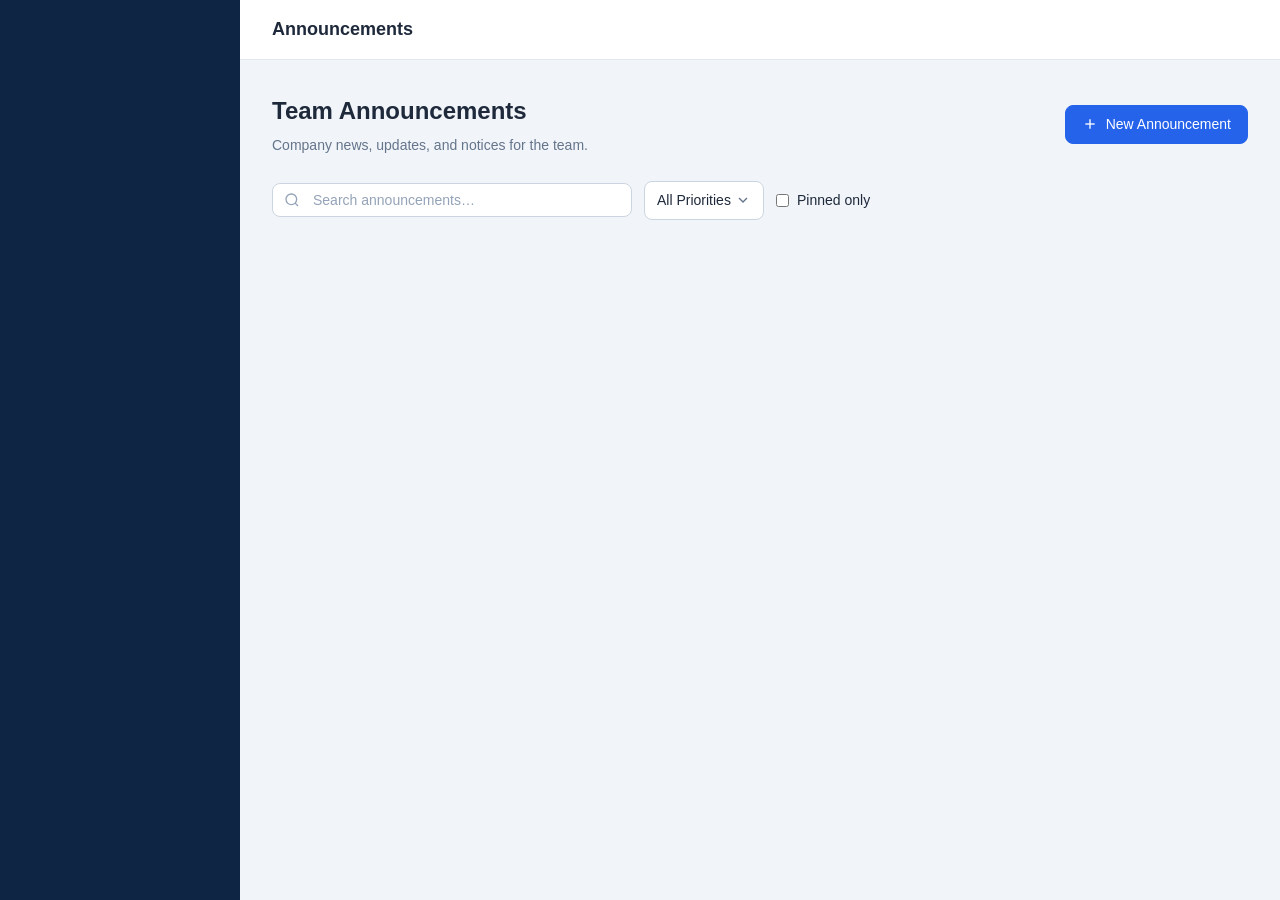
<file: announcements.html>
<!DOCTYPE html>
<html lang="en">
<head>
  <meta charset="UTF-8" />
  <meta name="viewport" content="width=device-width, initial-scale=1.0" />
  <title>Announcements — Seum OS</title>
  <link rel="stylesheet" href="css/main.css" />
  <style>
    .announcement-card {
      background: var(--surface);
      border: 1px solid var(--border);
      border-radius: var(--radius-lg);
      padding: var(--sp-5) var(--sp-6);
      margin-bottom: var(--sp-4);
      position: relative;
      transition: box-shadow var(--ease);
    }
    .announcement-card:hover { box-shadow: var(--shadow-md); }
    .announcement-card.pinned { border-left: 4px solid var(--danger); }

    .ann-header { display:flex; align-items:flex-start; justify-content:space-between; gap:var(--sp-3); margin-bottom:var(--sp-3); }
    .ann-title { font-size:var(--text-base); font-weight:700; }
    .ann-body { font-size:var(--text-sm); color:var(--text-muted); line-height:1.7; white-space:pre-wrap; }
    .ann-meta { margin-top:var(--sp-3); display:flex; align-items:center; gap:var(--sp-3); font-size:var(--text-xs); color:var(--text-faint); }
    .ann-actions { display:flex; gap:var(--sp-2); flex-shrink:0; }

    .pin-badge { display:inline-flex; align-items:center; gap:4px; font-size:10px; font-weight:600; color:var(--danger); text-transform:uppercase; letter-spacing:0.05em; }
  </style>
</head>
<body>
<div class="app-shell">
  <aside class="sidebar" id="sidebar"></aside>
  <div id="sidebarBackdrop" style="display:none;position:fixed;inset:0;background:rgba(0,0,0,0.4);z-index:99;"></div>

  <main class="main-content">
    <header class="topbar">
      <div class="topbar-left">
        <button class="mobile-menu-btn" id="mobileMenuBtn">
          <svg width="20" height="20" viewBox="0 0 24 24" fill="none" stroke="currentColor" stroke-width="2">
            <line x1="3" y1="12" x2="21" y2="12"/><line x1="3" y1="6" x2="21" y2="6"/><line x1="3" y1="18" x2="21" y2="18"/>
          </svg>
        </button>
        <span class="page-title">Announcements</span>
      </div>
    </header>

    <div class="page-content">
      <div class="page-header">
        <div>
          <h1>Team Announcements</h1>
          <p>Company news, updates, and notices for the team.</p>
        </div>
        <button class="btn btn-primary" id="addAnnBtn">
          <svg width="16" height="16" viewBox="0 0 24 24" fill="none" stroke="currentColor" stroke-width="2"><line x1="12" y1="5" x2="12" y2="19"/><line x1="5" y1="12" x2="19" y2="12"/></svg>
          New Announcement
        </button>
      </div>

      <div class="toolbar">
        <div class="search-box">
          <svg width="16" height="16" viewBox="0 0 24 24" fill="none" stroke="currentColor" stroke-width="2"><circle cx="11" cy="11" r="8"/><line x1="21" y1="21" x2="16.65" y2="16.65"/></svg>
          <input type="text" id="searchInput" placeholder="Search announcements…" />
        </div>
        <select class="form-control" id="priorityFilter" style="width:auto;">
          <option value="">All Priorities</option>
          <option value="high">High</option>
          <option value="normal">Normal</option>
          <option value="low">Low</option>
        </select>
        <label style="display:flex;align-items:center;gap:var(--sp-2);font-size:var(--text-sm);cursor:pointer;">
          <input type="checkbox" id="pinnedOnly" /> Pinned only
        </label>
      </div>

      <div id="announcementList"></div>
    </div>
  </main>
</div>

<!-- Modal -->
<div class="modal-backdrop" id="annModal">
  <div class="modal" style="max-width:600px;">
    <div class="modal-header">
      <span class="modal-title" id="modalTitle">New Announcement</span>
      <button class="modal-close" id="closeModal">
        <svg width="20" height="20" viewBox="0 0 24 24" fill="none" stroke="currentColor" stroke-width="2"><line x1="18" y1="6" x2="6" y2="18"/><line x1="6" y1="6" x2="18" y2="18"/></svg>
      </button>
    </div>
    <div class="modal-body">
      <form id="annForm" novalidate>
        <input type="hidden" id="annId" />
        <div class="form-group">
          <label class="form-label" for="aTitle">Title *</label>
          <input class="form-control" id="aTitle" type="text" placeholder="Announcement title" required />
        </div>
        <div class="form-group">
          <label class="form-label" for="aContent">Content *</label>
          <textarea class="form-control" id="aContent" placeholder="Write the full announcement here…" style="min-height:140px;" required></textarea>
        </div>
        <div class="form-row">
          <div class="form-group">
            <label class="form-label" for="aPriority">Priority</label>
            <select class="form-control" id="aPriority">
              <option value="normal">Normal</option>
              <option value="high">High</option>
              <option value="low">Low</option>
            </select>
          </div>
          <div class="form-group" style="justify-content:flex-end;">
            <label class="form-label">&nbsp;</label>
            <label style="display:flex;align-items:center;gap:var(--sp-2);font-size:var(--text-sm);cursor:pointer;margin-top:var(--sp-1);">
              <input type="checkbox" id="aPinned" /> Pin this announcement
            </label>
          </div>
        </div>
      </form>
    </div>
    <div class="modal-footer">
      <button class="btn btn-secondary" id="cancelModal">Cancel</button>
      <button class="btn btn-primary" id="saveAnn">Publish</button>
    </div>
  </div>
</div>

<script src="js/auth.js"></script>
<script src="js/storage.js"></script>
<script src="js/nav.js"></script>
<script src="js/announcements.js"></script>
</body>
</html>
</file>
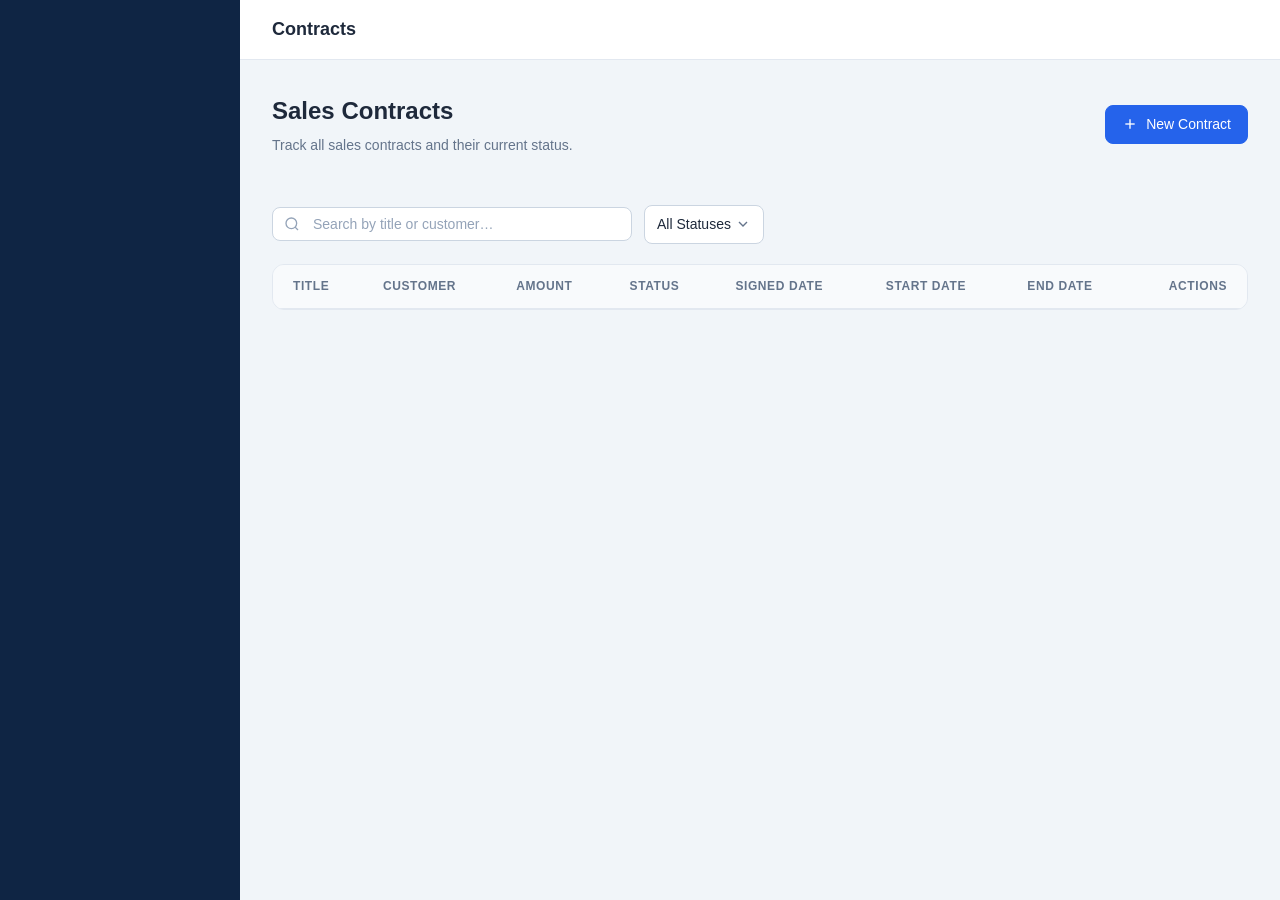
<file: contracts.html>
<!DOCTYPE html>
<html lang="en">
<head>
  <meta charset="UTF-8" />
  <meta name="viewport" content="width=device-width, initial-scale=1.0" />
  <title>Contracts — Seum OS</title>
  <link rel="stylesheet" href="css/main.css" />
</head>
<body>
<div class="app-shell">
  <aside class="sidebar" id="sidebar"></aside>
  <div id="sidebarBackdrop" style="display:none;position:fixed;inset:0;background:rgba(0,0,0,0.4);z-index:99;"></div>

  <main class="main-content">
    <header class="topbar">
      <div class="topbar-left">
        <button class="mobile-menu-btn" id="mobileMenuBtn">
          <svg width="20" height="20" viewBox="0 0 24 24" fill="none" stroke="currentColor" stroke-width="2">
            <line x1="3" y1="12" x2="21" y2="12"/><line x1="3" y1="6" x2="21" y2="6"/><line x1="3" y1="18" x2="21" y2="18"/>
          </svg>
        </button>
        <span class="page-title">Contracts</span>
      </div>
    </header>

    <div class="page-content">
      <div class="page-header">
        <div>
          <h1>Sales Contracts</h1>
          <p>Track all sales contracts and their current status.</p>
        </div>
        <button class="btn btn-primary" id="addContractBtn">
          <svg width="16" height="16" viewBox="0 0 24 24" fill="none" stroke="currentColor" stroke-width="2"><line x1="12" y1="5" x2="12" y2="19"/><line x1="5" y1="12" x2="19" y2="12"/></svg>
          New Contract
        </button>
      </div>

      <!-- Stats -->
      <div class="stats-grid mb-6" id="contractStats"></div>

      <div class="toolbar">
        <div class="search-box">
          <svg width="16" height="16" viewBox="0 0 24 24" fill="none" stroke="currentColor" stroke-width="2"><circle cx="11" cy="11" r="8"/><line x1="21" y1="21" x2="16.65" y2="16.65"/></svg>
          <input type="text" id="searchInput" placeholder="Search by title or customer…" />
        </div>
        <select class="form-control" id="statusFilter" style="width:auto;">
          <option value="">All Statuses</option>
          <option value="draft">Draft</option>
          <option value="signed">Signed</option>
          <option value="completed">Completed</option>
          <option value="cancelled">Cancelled</option>
        </select>
      </div>

      <div class="table-wrapper">
        <table>
          <thead>
            <tr>
              <th>Title</th>
              <th>Customer</th>
              <th>Amount</th>
              <th>Status</th>
              <th>Signed Date</th>
              <th>Start Date</th>
              <th>End Date</th>
              <th style="text-align:right;">Actions</th>
            </tr>
          </thead>
          <tbody id="contractsBody"></tbody>
        </table>
      </div>
    </div>
  </main>
</div>

<!-- Modal -->
<div class="modal-backdrop" id="contractModal">
  <div class="modal">
    <div class="modal-header">
      <span class="modal-title" id="modalTitle">New Contract</span>
      <button class="modal-close" id="closeModal">
        <svg width="20" height="20" viewBox="0 0 24 24" fill="none" stroke="currentColor" stroke-width="2"><line x1="18" y1="6" x2="6" y2="18"/><line x1="6" y1="6" x2="18" y2="18"/></svg>
      </button>
    </div>
    <div class="modal-body">
      <form id="contractForm" novalidate>
        <input type="hidden" id="contractId" />
        <div class="form-group">
          <label class="form-label" for="ctTitle">Contract Title *</label>
          <input class="form-control" id="ctTitle" type="text" placeholder="e.g. 강남구 인테리어 계약" required />
        </div>
        <div class="form-row">
          <div class="form-group">
            <label class="form-label" for="ctCustomerName">Customer Name *</label>
            <input class="form-control" id="ctCustomerName" type="text" placeholder="Customer name" required />
          </div>
          <div class="form-group">
            <label class="form-label" for="ctAmount">Amount (₩) *</label>
            <input class="form-control" id="ctAmount" type="number" placeholder="0" min="0" required />
          </div>
        </div>
        <div class="form-row">
          <div class="form-group">
            <label class="form-label" for="ctStatus">Status</label>
            <select class="form-control" id="ctStatus">
              <option value="draft">Draft</option>
              <option value="signed">Signed</option>
              <option value="completed">Completed</option>
              <option value="cancelled">Cancelled</option>
            </select>
          </div>
          <div class="form-group">
            <label class="form-label" for="ctSignedDate">Signed Date</label>
            <input class="form-control" id="ctSignedDate" type="date" />
          </div>
        </div>
        <div class="form-row">
          <div class="form-group">
            <label class="form-label" for="ctStartDate">Start Date</label>
            <input class="form-control" id="ctStartDate" type="date" />
          </div>
          <div class="form-group">
            <label class="form-label" for="ctEndDate">End Date</label>
            <input class="form-control" id="ctEndDate" type="date" />
          </div>
        </div>
        <div class="form-group">
          <label class="form-label" for="ctNotes">Notes</label>
          <textarea class="form-control" id="ctNotes" placeholder="Contract details or special terms…"></textarea>
        </div>
      </form>
    </div>
    <div class="modal-footer">
      <button class="btn btn-secondary" id="cancelModal">Cancel</button>
      <button class="btn btn-primary" id="saveContract">Save Contract</button>
    </div>
  </div>
</div>

<script src="js/auth.js"></script>
<script src="js/storage.js"></script>
<script src="js/nav.js"></script>
<script src="js/contracts.js"></script>
</body>
</html>
</file>
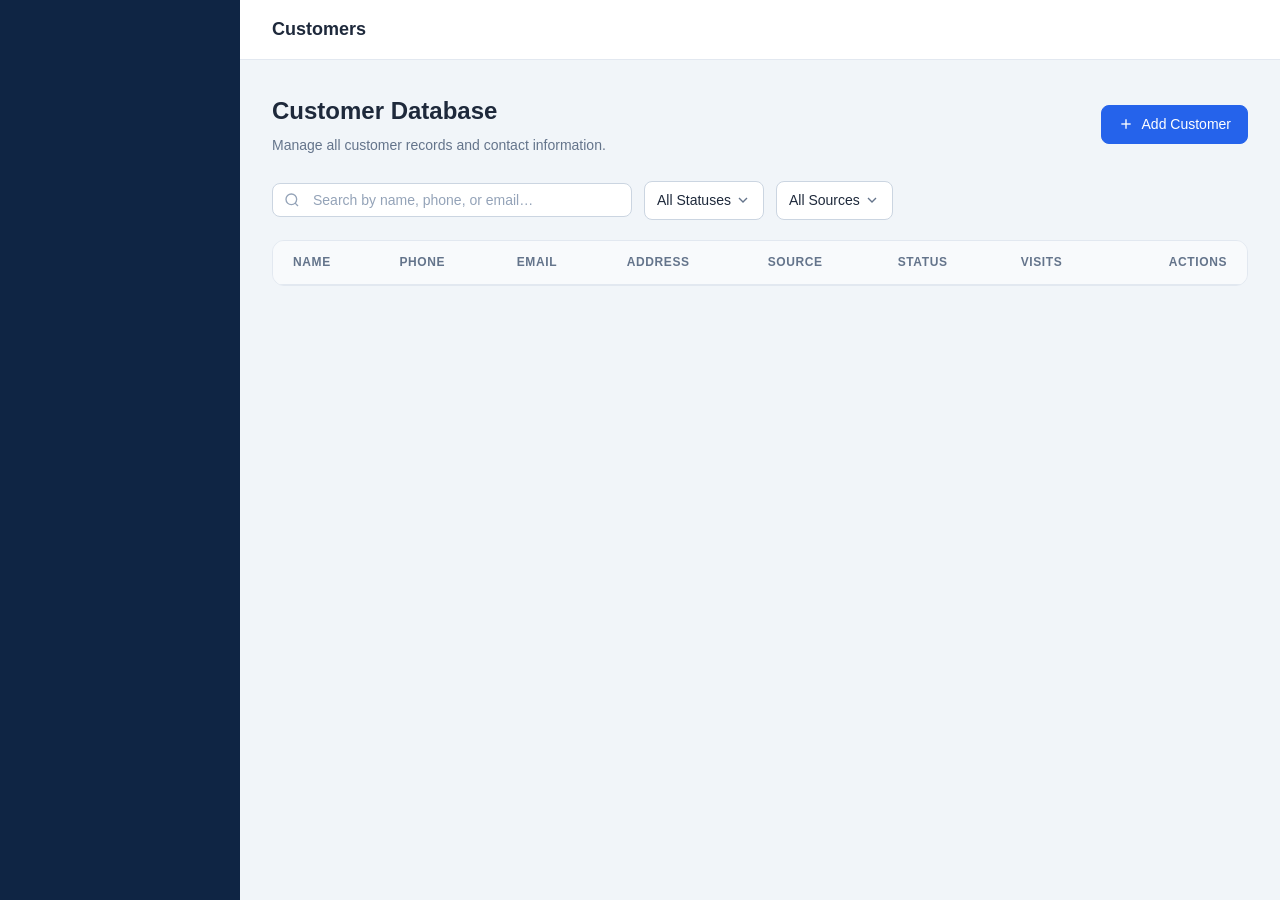
<file: customers.html>
<!DOCTYPE html>
<html lang="en">
<head>
  <meta charset="UTF-8" />
  <meta name="viewport" content="width=device-width, initial-scale=1.0" />
  <title>Customers — Seum OS</title>
  <link rel="stylesheet" href="css/main.css" />
</head>
<body>
<div class="app-shell">
  <aside class="sidebar" id="sidebar"></aside>
  <div id="sidebarBackdrop" style="display:none;position:fixed;inset:0;background:rgba(0,0,0,0.4);z-index:99;"></div>

  <main class="main-content">
    <header class="topbar">
      <div class="topbar-left">
        <button class="mobile-menu-btn" id="mobileMenuBtn">
          <svg width="20" height="20" viewBox="0 0 24 24" fill="none" stroke="currentColor" stroke-width="2">
            <line x1="3" y1="12" x2="21" y2="12"/><line x1="3" y1="6" x2="21" y2="6"/><line x1="3" y1="18" x2="21" y2="18"/>
          </svg>
        </button>
        <span class="page-title">Customers</span>
      </div>
    </header>

    <div class="page-content">
      <div class="page-header">
        <div>
          <h1>Customer Database</h1>
          <p>Manage all customer records and contact information.</p>
        </div>
        <button class="btn btn-primary" id="addCustomerBtn">
          <svg width="16" height="16" viewBox="0 0 24 24" fill="none" stroke="currentColor" stroke-width="2"><line x1="12" y1="5" x2="12" y2="19"/><line x1="5" y1="12" x2="19" y2="12"/></svg>
          Add Customer
        </button>
      </div>

      <div class="toolbar">
        <div class="search-box">
          <svg width="16" height="16" viewBox="0 0 24 24" fill="none" stroke="currentColor" stroke-width="2"><circle cx="11" cy="11" r="8"/><line x1="21" y1="21" x2="16.65" y2="16.65"/></svg>
          <input type="text" id="searchInput" placeholder="Search by name, phone, or email…" />
        </div>
        <select class="form-control" id="statusFilter" style="width:auto;">
          <option value="">All Statuses</option>
          <option value="active">Active</option>
          <option value="inactive">Inactive</option>
        </select>
        <select class="form-control" id="sourceFilter" style="width:auto;">
          <option value="">All Sources</option>
          <option value="walk-in">Walk-in</option>
          <option value="referral">Referral</option>
          <option value="online">Online</option>
          <option value="other">Other</option>
        </select>
      </div>

      <div class="table-wrapper">
        <table>
          <thead>
            <tr>
              <th>Name</th>
              <th>Phone</th>
              <th>Email</th>
              <th>Address</th>
              <th>Source</th>
              <th>Status</th>
              <th>Visits</th>
              <th style="text-align:right;">Actions</th>
            </tr>
          </thead>
          <tbody id="customersBody"></tbody>
        </table>
      </div>
    </div>
  </main>
</div>

<!-- Add/Edit Customer Modal -->
<div class="modal-backdrop" id="customerModal">
  <div class="modal">
    <div class="modal-header">
      <span class="modal-title" id="modalTitle">Add Customer</span>
      <button class="modal-close" id="closeModal">
        <svg width="20" height="20" viewBox="0 0 24 24" fill="none" stroke="currentColor" stroke-width="2"><line x1="18" y1="6" x2="6" y2="18"/><line x1="6" y1="6" x2="18" y2="18"/></svg>
      </button>
    </div>
    <div class="modal-body">
      <form id="customerForm" novalidate>
        <input type="hidden" id="customerId" />
        <div class="form-row">
          <div class="form-group">
            <label class="form-label" for="cName">Full Name *</label>
            <input class="form-control" id="cName" type="text" placeholder="홍길동" required />
          </div>
          <div class="form-group">
            <label class="form-label" for="cPhone">Phone *</label>
            <input class="form-control" id="cPhone" type="tel" placeholder="010-0000-0000" required />
          </div>
        </div>
        <div class="form-row">
          <div class="form-group">
            <label class="form-label" for="cEmail">Email</label>
            <input class="form-control" id="cEmail" type="email" placeholder="email@example.com" />
          </div>
          <div class="form-group">
            <label class="form-label" for="cSource">Source</label>
            <select class="form-control" id="cSource">
              <option value="walk-in">Walk-in</option>
              <option value="referral">Referral</option>
              <option value="online">Online</option>
              <option value="other">Other</option>
            </select>
          </div>
        </div>
        <div class="form-group">
          <label class="form-label" for="cAddress">Address</label>
          <input class="form-control" id="cAddress" type="text" placeholder="서울시 강남구…" />
        </div>
        <div class="form-row">
          <div class="form-group">
            <label class="form-label" for="cStatus">Status</label>
            <select class="form-control" id="cStatus">
              <option value="active">Active</option>
              <option value="inactive">Inactive</option>
            </select>
          </div>
        </div>
        <div class="form-group">
          <label class="form-label" for="cNotes">Notes</label>
          <textarea class="form-control" id="cNotes" placeholder="Any important details about this customer…"></textarea>
        </div>
      </form>
    </div>
    <div class="modal-footer">
      <button class="btn btn-secondary" id="cancelModal">Cancel</button>
      <button class="btn btn-primary" id="saveCustomer">Save Customer</button>
    </div>
  </div>
</div>

<script src="js/auth.js"></script>
<script src="js/storage.js"></script>
<script src="js/nav.js"></script>
<script src="js/customers.js"></script>
</body>
</html>
</file>
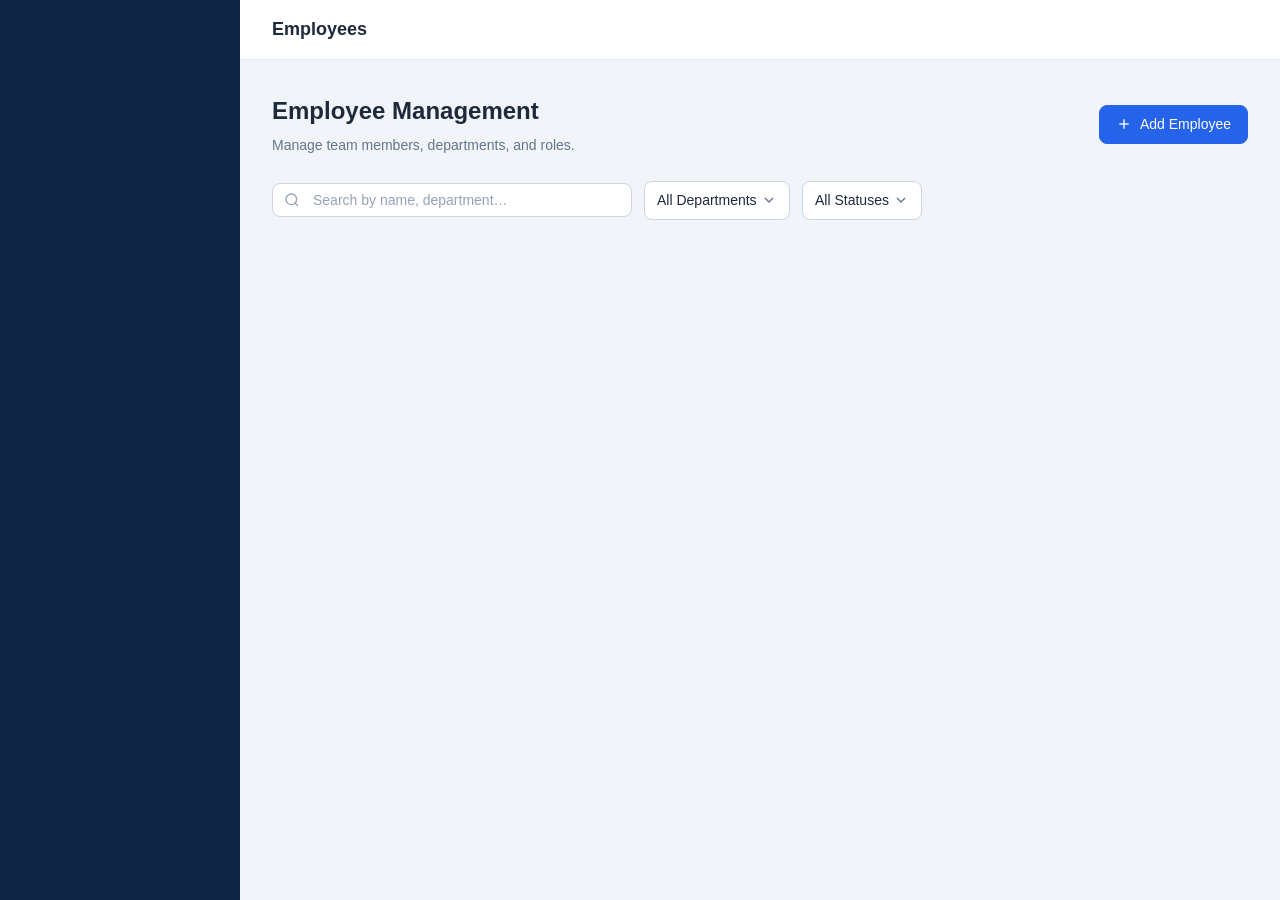
<file: employees.html>
<!DOCTYPE html>
<html lang="en">
<head>
  <meta charset="UTF-8" />
  <meta name="viewport" content="width=device-width, initial-scale=1.0" />
  <title>Employees — Seum OS</title>
  <link rel="stylesheet" href="css/main.css" />
</head>
<body>
<div class="app-shell">
  <aside class="sidebar" id="sidebar"></aside>
  <div id="sidebarBackdrop" style="display:none;position:fixed;inset:0;background:rgba(0,0,0,0.4);z-index:99;"></div>

  <main class="main-content">
    <header class="topbar">
      <div class="topbar-left">
        <button class="mobile-menu-btn" id="mobileMenuBtn">
          <svg width="20" height="20" viewBox="0 0 24 24" fill="none" stroke="currentColor" stroke-width="2">
            <line x1="3" y1="12" x2="21" y2="12"/><line x1="3" y1="6" x2="21" y2="6"/><line x1="3" y1="18" x2="21" y2="18"/>
          </svg>
        </button>
        <span class="page-title">Employees</span>
      </div>
    </header>

    <div class="page-content">
      <div class="page-header">
        <div>
          <h1>Employee Management</h1>
          <p>Manage team members, departments, and roles.</p>
        </div>
        <button class="btn btn-primary" id="addEmployeeBtn">
          <svg width="16" height="16" viewBox="0 0 24 24" fill="none" stroke="currentColor" stroke-width="2"><line x1="12" y1="5" x2="12" y2="19"/><line x1="5" y1="12" x2="19" y2="12"/></svg>
          Add Employee
        </button>
      </div>

      <div class="toolbar">
        <div class="search-box">
          <svg width="16" height="16" viewBox="0 0 24 24" fill="none" stroke="currentColor" stroke-width="2"><circle cx="11" cy="11" r="8"/><line x1="21" y1="21" x2="16.65" y2="16.65"/></svg>
          <input type="text" id="searchInput" placeholder="Search by name, department…" />
        </div>
        <select class="form-control" id="deptFilter" style="width:auto;">
          <option value="">All Departments</option>
          <option value="Sales">Sales</option>
          <option value="Design">Design</option>
          <option value="Operations">Operations</option>
          <option value="Management">Management</option>
        </select>
        <select class="form-control" id="statusFilter" style="width:auto;">
          <option value="">All Statuses</option>
          <option value="active">Active</option>
          <option value="inactive">Inactive</option>
        </select>
      </div>

      <!-- Employee Cards Grid -->
      <div id="employeeGrid" style="display:grid;grid-template-columns:repeat(auto-fill,minmax(260px,1fr));gap:var(--sp-5);"></div>
    </div>
  </main>
</div>

<!-- Modal -->
<div class="modal-backdrop" id="employeeModal">
  <div class="modal">
    <div class="modal-header">
      <span class="modal-title" id="modalTitle">Add Employee</span>
      <button class="modal-close" id="closeModal">
        <svg width="20" height="20" viewBox="0 0 24 24" fill="none" stroke="currentColor" stroke-width="2"><line x1="18" y1="6" x2="6" y2="18"/><line x1="6" y1="6" x2="18" y2="18"/></svg>
      </button>
    </div>
    <div class="modal-body">
      <form id="employeeForm" novalidate>
        <input type="hidden" id="employeeId" />
        <div class="form-row">
          <div class="form-group">
            <label class="form-label" for="eName">Full Name *</label>
            <input class="form-control" id="eName" type="text" placeholder="Full name" required />
          </div>
          <div class="form-group">
            <label class="form-label" for="eEmail">Email *</label>
            <input class="form-control" id="eEmail" type="email" placeholder="name@seumhousing.com" required />
          </div>
        </div>
        <div class="form-row">
          <div class="form-group">
            <label class="form-label" for="ePhone">Phone</label>
            <input class="form-control" id="ePhone" type="tel" placeholder="010-0000-0000" />
          </div>
          <div class="form-group">
            <label class="form-label" for="eDept">Department</label>
            <select class="form-control" id="eDept">
              <option value="Sales">Sales</option>
              <option value="Design">Design</option>
              <option value="Operations">Operations</option>
              <option value="Management">Management</option>
            </select>
          </div>
        </div>
        <div class="form-row">
          <div class="form-group">
            <label class="form-label" for="ePosition">Position</label>
            <input class="form-control" id="ePosition" type="text" placeholder="e.g. Senior Designer" />
          </div>
          <div class="form-group">
            <label class="form-label" for="eHireDate">Hire Date</label>
            <input class="form-control" id="eHireDate" type="date" />
          </div>
        </div>
        <div class="form-group">
          <label class="form-label" for="eStatus">Status</label>
          <select class="form-control" id="eStatus">
            <option value="active">Active</option>
            <option value="inactive">Inactive</option>
          </select>
        </div>
      </form>
    </div>
    <div class="modal-footer">
      <button class="btn btn-secondary" id="cancelModal">Cancel</button>
      <button class="btn btn-primary" id="saveEmployee">Save Employee</button>
    </div>
  </div>
</div>

<script src="js/auth.js"></script>
<script src="js/storage.js"></script>
<script src="js/nav.js"></script>
<script src="js/employees.js"></script>
</body>
</html>
</file>
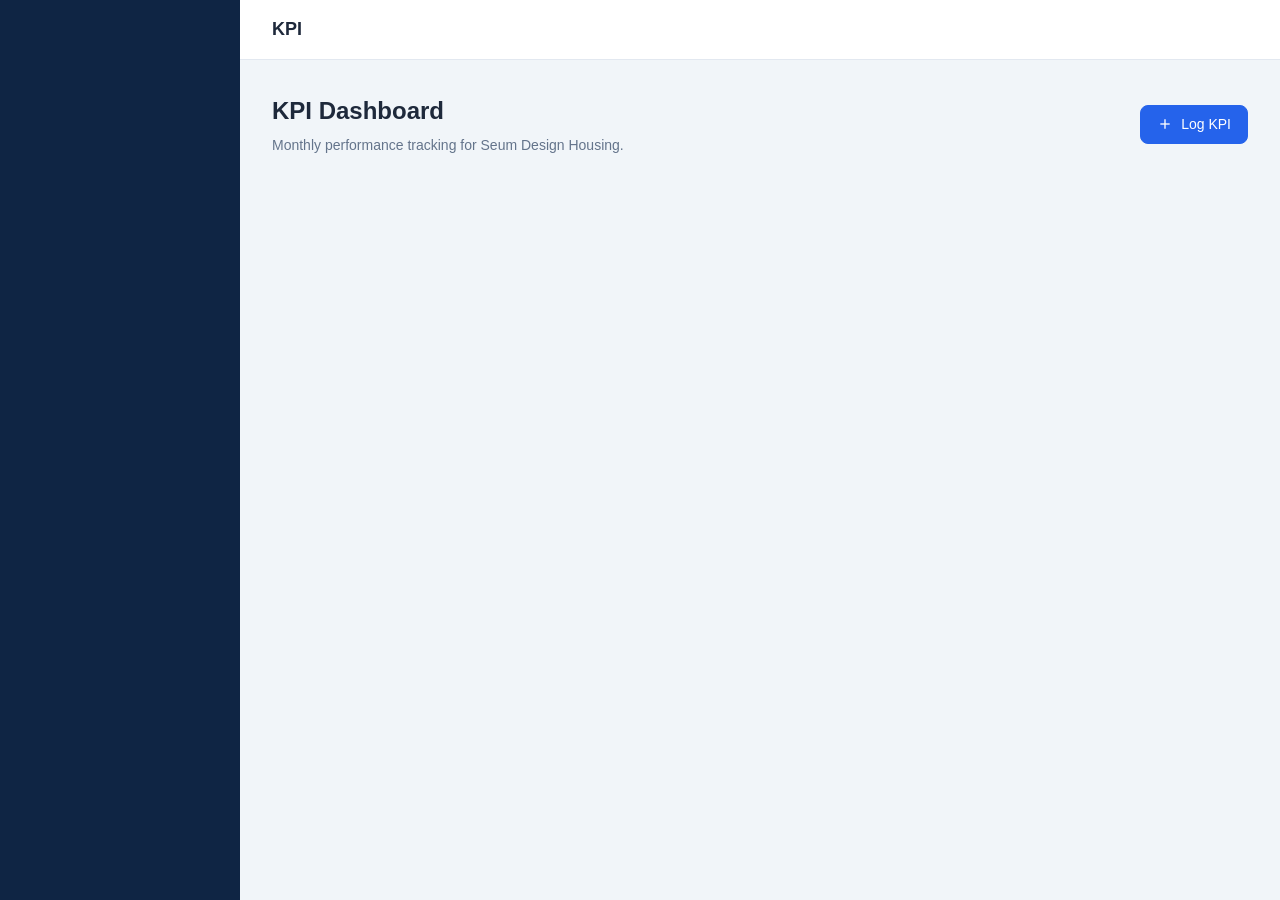
<file: kpi.html>
<!DOCTYPE html>
<html lang="en">
<head>
  <meta charset="UTF-8" />
  <meta name="viewport" content="width=device-width, initial-scale=1.0" />
  <title>KPI — Seum OS</title>
  <link rel="stylesheet" href="css/main.css" />
  <style>
    .kpi-month-card {
      background: var(--surface);
      border: 1px solid var(--border);
      border-radius: var(--radius-lg);
      overflow: hidden;
      margin-bottom: var(--sp-5);
    }

    .kpi-month-header {
      display: flex;
      align-items: center;
      justify-content: space-between;
      padding: var(--sp-4) var(--sp-6);
      background: var(--surface-2);
      border-bottom: 1px solid var(--border);
    }

    .kpi-month-title {
      font-size: var(--text-base);
      font-weight: 700;
    }

    .kpi-month-body {
      padding: var(--sp-5) var(--sp-6);
    }

    .kpi-metrics {
      display: grid;
      grid-template-columns: repeat(auto-fill, minmax(180px, 1fr));
      gap: var(--sp-4);
      margin-bottom: var(--sp-5);
    }

    .kpi-metric {
      display: flex;
      flex-direction: column;
      gap: var(--sp-1);
    }

    .kpi-metric-label {
      font-size: var(--text-xs);
      font-weight: 600;
      text-transform: uppercase;
      letter-spacing: 0.05em;
      color: var(--text-muted);
    }

    .kpi-metric-value {
      font-size: var(--text-xl);
      font-weight: 700;
    }

    .kpi-metric-target {
      font-size: var(--text-xs);
      color: var(--text-faint);
    }

    .kpi-bars {
      display: flex;
      flex-direction: column;
      gap: var(--sp-3);
    }

    .kpi-bar-row {
      display: grid;
      grid-template-columns: 120px 1fr 60px;
      align-items: center;
      gap: var(--sp-3);
    }

    .kpi-bar-label { font-size: var(--text-sm); font-weight: 500; }
    .kpi-bar-pct { font-size: var(--text-sm); font-weight: 600; text-align: right; }

    .achievement-badge {
      display: inline-flex;
      align-items: center;
      gap: 4px;
      font-size: var(--text-xs);
      font-weight: 600;
      padding: 2px 10px;
      border-radius: 999px;
    }
  </style>
</head>
<body>
<div class="app-shell">
  <aside class="sidebar" id="sidebar"></aside>
  <div id="sidebarBackdrop" style="display:none;position:fixed;inset:0;background:rgba(0,0,0,0.4);z-index:99;"></div>

  <main class="main-content">
    <header class="topbar">
      <div class="topbar-left">
        <button class="mobile-menu-btn" id="mobileMenuBtn">
          <svg width="20" height="20" viewBox="0 0 24 24" fill="none" stroke="currentColor" stroke-width="2">
            <line x1="3" y1="12" x2="21" y2="12"/><line x1="3" y1="6" x2="21" y2="6"/><line x1="3" y1="18" x2="21" y2="18"/>
          </svg>
        </button>
        <span class="page-title">KPI</span>
      </div>
    </header>

    <div class="page-content">
      <div class="page-header">
        <div>
          <h1>KPI Dashboard</h1>
          <p>Monthly performance tracking for Seum Design Housing.</p>
        </div>
        <button class="btn btn-primary" id="addKpiBtn">
          <svg width="16" height="16" viewBox="0 0 24 24" fill="none" stroke="currentColor" stroke-width="2"><line x1="12" y1="5" x2="12" y2="19"/><line x1="5" y1="12" x2="19" y2="12"/></svg>
          Log KPI
        </button>
      </div>

      <div id="kpiList"></div>
    </div>
  </main>
</div>

<!-- Modal -->
<div class="modal-backdrop" id="kpiModal">
  <div class="modal">
    <div class="modal-header">
      <span class="modal-title" id="modalTitle">Log Monthly KPI</span>
      <button class="modal-close" id="closeModal">
        <svg width="20" height="20" viewBox="0 0 24 24" fill="none" stroke="currentColor" stroke-width="2"><line x1="18" y1="6" x2="6" y2="18"/><line x1="6" y1="6" x2="18" y2="18"/></svg>
      </button>
    </div>
    <div class="modal-body">
      <form id="kpiForm" novalidate>
        <input type="hidden" id="kpiId" />
        <div class="form-row">
          <div class="form-group">
            <label class="form-label" for="kMonth">Month *</label>
            <input class="form-control" id="kMonth" type="month" required />
          </div>
          <div class="form-group">
            <label class="form-label" for="kVisits">Showroom Visits</label>
            <input class="form-control" id="kVisits" type="number" min="0" placeholder="0" />
          </div>
        </div>
        <div class="form-row">
          <div class="form-group">
            <label class="form-label" for="kContracts">Contracts Signed</label>
            <input class="form-control" id="kContracts" type="number" min="0" placeholder="0" />
          </div>
          <div class="form-group">
            <label class="form-label" for="kTargetContracts">Target Contracts</label>
            <input class="form-control" id="kTargetContracts" type="number" min="0" placeholder="8" />
          </div>
        </div>
        <div class="form-row">
          <div class="form-group">
            <label class="form-label" for="kRevenue">Revenue (₩)</label>
            <input class="form-control" id="kRevenue" type="number" min="0" placeholder="0" />
          </div>
          <div class="form-group">
            <label class="form-label" for="kTargetRevenue">Revenue Target (₩)</label>
            <input class="form-control" id="kTargetRevenue" type="number" min="0" placeholder="50000000" />
          </div>
        </div>
        <div class="form-group">
          <label class="form-label" for="kNotes">Notes</label>
          <textarea class="form-control" id="kNotes" placeholder="Any comments about this month's performance…"></textarea>
        </div>
      </form>
    </div>
    <div class="modal-footer">
      <button class="btn btn-secondary" id="cancelModal">Cancel</button>
      <button class="btn btn-primary" id="saveKpi">Save KPI</button>
    </div>
  </div>
</div>

<script src="js/auth.js"></script>
<script src="js/storage.js"></script>
<script src="js/nav.js"></script>
<script src="js/kpi.js"></script>
</body>
</html>
</file>
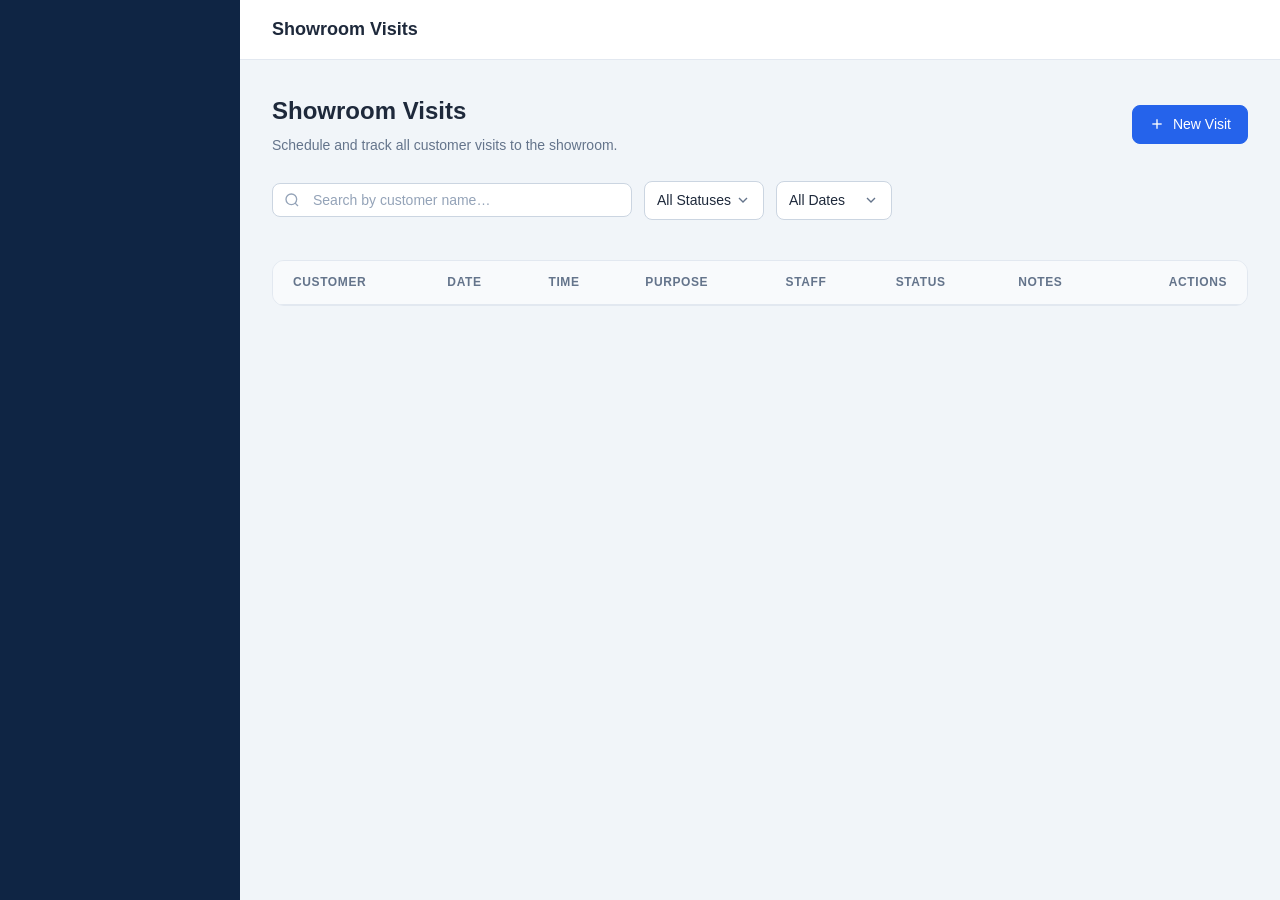
<file: visits.html>
<!DOCTYPE html>
<html lang="en">
<head>
  <meta charset="UTF-8" />
  <meta name="viewport" content="width=device-width, initial-scale=1.0" />
  <title>Showroom Visits — Seum OS</title>
  <link rel="stylesheet" href="css/main.css" />
</head>
<body>
<div class="app-shell">
  <aside class="sidebar" id="sidebar"></aside>
  <div id="sidebarBackdrop" style="display:none;position:fixed;inset:0;background:rgba(0,0,0,0.4);z-index:99;"></div>

  <main class="main-content">
    <header class="topbar">
      <div class="topbar-left">
        <button class="mobile-menu-btn" id="mobileMenuBtn">
          <svg width="20" height="20" viewBox="0 0 24 24" fill="none" stroke="currentColor" stroke-width="2">
            <line x1="3" y1="12" x2="21" y2="12"/><line x1="3" y1="6" x2="21" y2="6"/><line x1="3" y1="18" x2="21" y2="18"/>
          </svg>
        </button>
        <span class="page-title">Showroom Visits</span>
      </div>
    </header>

    <div class="page-content">
      <div class="page-header">
        <div>
          <h1>Showroom Visits</h1>
          <p>Schedule and track all customer visits to the showroom.</p>
        </div>
        <button class="btn btn-primary" id="addVisitBtn">
          <svg width="16" height="16" viewBox="0 0 24 24" fill="none" stroke="currentColor" stroke-width="2"><line x1="12" y1="5" x2="12" y2="19"/><line x1="5" y1="12" x2="19" y2="12"/></svg>
          New Visit
        </button>
      </div>

      <!-- Toolbar -->
      <div class="toolbar">
        <div class="search-box">
          <svg width="16" height="16" viewBox="0 0 24 24" fill="none" stroke="currentColor" stroke-width="2"><circle cx="11" cy="11" r="8"/><line x1="21" y1="21" x2="16.65" y2="16.65"/></svg>
          <input type="text" id="searchInput" placeholder="Search by customer name…" />
        </div>
        <select class="form-control" id="statusFilter" style="width:auto;">
          <option value="">All Statuses</option>
          <option value="scheduled">Scheduled</option>
          <option value="completed">Completed</option>
          <option value="cancelled">Cancelled</option>
        </select>
        <select class="form-control" id="dateFilter" style="width:auto;">
          <option value="">All Dates</option>
          <option value="today">Today</option>
          <option value="week">This Week</option>
          <option value="month">This Month</option>
        </select>
      </div>

      <!-- Stats Row -->
      <div class="stats-grid" style="margin-bottom:var(--sp-5);" id="visitStats"></div>

      <!-- Table -->
      <div class="table-wrapper" id="tableWrap">
        <table id="visitsTable">
          <thead>
            <tr>
              <th>Customer</th>
              <th>Date</th>
              <th>Time</th>
              <th>Purpose</th>
              <th>Staff</th>
              <th>Status</th>
              <th>Notes</th>
              <th style="text-align:right;">Actions</th>
            </tr>
          </thead>
          <tbody id="visitsBody"></tbody>
        </table>
      </div>
    </div>
  </main>
</div>

<!-- Add/Edit Visit Modal -->
<div class="modal-backdrop" id="visitModal">
  <div class="modal">
    <div class="modal-header">
      <span class="modal-title" id="modalTitle">New Visit</span>
      <button class="modal-close" id="closeModal">
        <svg width="20" height="20" viewBox="0 0 24 24" fill="none" stroke="currentColor" stroke-width="2"><line x1="18" y1="6" x2="6" y2="18"/><line x1="6" y1="6" x2="18" y2="18"/></svg>
      </button>
    </div>
    <div class="modal-body">
      <form id="visitForm" novalidate>
        <input type="hidden" id="visitId" />
        <div class="form-row">
          <div class="form-group">
            <label class="form-label" for="vCustomerName">Customer Name *</label>
            <input class="form-control" id="vCustomerName" type="text" placeholder="Full name" required />
          </div>
          <div class="form-group">
            <label class="form-label" for="vDate">Date *</label>
            <input class="form-control" id="vDate" type="date" required />
          </div>
        </div>
        <div class="form-row">
          <div class="form-group">
            <label class="form-label" for="vTime">Time *</label>
            <input class="form-control" id="vTime" type="time" required />
          </div>
          <div class="form-group">
            <label class="form-label" for="vPurpose">Purpose</label>
            <select class="form-control" id="vPurpose">
              <option value="consultation">Consultation</option>
              <option value="purchase">Purchase Discussion</option>
              <option value="follow-up">Follow-up</option>
              <option value="other">Other</option>
            </select>
          </div>
        </div>
        <div class="form-row">
          <div class="form-group">
            <label class="form-label" for="vStaff">Assigned Staff</label>
            <input class="form-control" id="vStaff" type="text" placeholder="Staff member name" />
          </div>
          <div class="form-group">
            <label class="form-label" for="vStatus">Status</label>
            <select class="form-control" id="vStatus">
              <option value="scheduled">Scheduled</option>
              <option value="completed">Completed</option>
              <option value="cancelled">Cancelled</option>
            </select>
          </div>
        </div>
        <div class="form-group">
          <label class="form-label" for="vNotes">Notes</label>
          <textarea class="form-control" id="vNotes" placeholder="Any additional details…" style="min-height:80px;"></textarea>
        </div>
      </form>
    </div>
    <div class="modal-footer">
      <button class="btn btn-secondary" id="cancelModal">Cancel</button>
      <button class="btn btn-primary" id="saveVisit">Save Visit</button>
    </div>
  </div>
</div>

<script src="js/auth.js"></script>
<script src="js/storage.js"></script>
<script src="js/nav.js"></script>
<script src="js/visits.js"></script>
</body>
</html>
</file>
<file: css/main.css>
/* =========================================================
   SEUM OS — Design System & Global Styles
   Company: Seum Design Housing
   ========================================================= */

/* ── CSS Custom Properties ─────────────────────────────── */
:root {
  /* Brand Colors */
  --primary:        #1e3a5f;
  --primary-light:  #2563eb;
  --primary-hover:  #1d4ed8;
  --accent:         #3b82f6;
  --accent-soft:    #eff6ff;

  /* Status Colors */
  --success:        #10b981;
  --success-soft:   #ecfdf5;
  --warning:        #f59e0b;
  --warning-soft:   #fffbeb;
  --danger:         #ef4444;
  --danger-soft:    #fef2f2;
  --info:           #06b6d4;
  --info-soft:      #ecfeff;

  /* Neutral Palette */
  --bg:             #f1f5f9;
  --surface:        #ffffff;
  --surface-2:      #f8fafc;
  --border:         #e2e8f0;
  --border-strong:  #cbd5e1;
  --text:           #1e293b;
  --text-muted:     #64748b;
  --text-faint:     #94a3b8;

  /* Sidebar */
  --sidebar-w:      240px;
  --sidebar-bg:     #0f2544;
  --sidebar-text:   #94a3b8;
  --sidebar-active: #3b82f6;
  --sidebar-hover:  rgba(255,255,255,0.07);

  /* Spacing Scale */
  --sp-1: 0.25rem;
  --sp-2: 0.5rem;
  --sp-3: 0.75rem;
  --sp-4: 1rem;
  --sp-5: 1.25rem;
  --sp-6: 1.5rem;
  --sp-8: 2rem;
  --sp-10: 2.5rem;
  --sp-12: 3rem;

  /* Typography */
  --font-sans: -apple-system, BlinkMacSystemFont, 'Segoe UI', Roboto, Oxygen, Ubuntu, sans-serif;
  --font-mono: 'SFMono-Regular', Consolas, 'Liberation Mono', Menlo, monospace;
  --text-xs:   0.75rem;
  --text-sm:   0.875rem;
  --text-base: 1rem;
  --text-lg:   1.125rem;
  --text-xl:   1.25rem;
  --text-2xl:  1.5rem;
  --text-3xl:  1.875rem;

  /* Borders & Shadows */
  --radius-sm:  0.375rem;
  --radius-md:  0.5rem;
  --radius-lg:  0.75rem;
  --radius-xl:  1rem;
  --shadow-sm:  0 1px 2px 0 rgb(0 0 0 / 0.05);
  --shadow-md:  0 4px 6px -1px rgb(0 0 0 / 0.07), 0 2px 4px -2px rgb(0 0 0 / 0.07);
  --shadow-lg:  0 10px 15px -3px rgb(0 0 0 / 0.08), 0 4px 6px -4px rgb(0 0 0 / 0.08);

  /* Transitions */
  --ease: 0.18s ease;
}

/* ── Reset ──────────────────────────────────────────────── */
*, *::before, *::after { box-sizing: border-box; margin: 0; padding: 0; }

html { font-size: 16px; scroll-behavior: smooth; }

body {
  font-family: var(--font-sans);
  font-size: var(--text-base);
  color: var(--text);
  background: var(--bg);
  line-height: 1.6;
  -webkit-font-smoothing: antialiased;
}

a { color: var(--accent); text-decoration: none; }
a:hover { text-decoration: underline; }

img { display: block; max-width: 100%; }

button { cursor: pointer; font-family: inherit; }

ul { list-style: none; }

/* ── App Shell (Sidebar Layout) ─────────────────────────── */
.app-shell {
  display: flex;
  min-height: 100vh;
}

/* ── Sidebar ────────────────────────────────────────────── */
.sidebar {
  width: var(--sidebar-w);
  background: var(--sidebar-bg);
  display: flex;
  flex-direction: column;
  position: fixed;
  top: 0;
  left: 0;
  height: 100vh;
  z-index: 100;
  transition: transform var(--ease);
  overflow-y: auto;
}

.sidebar-brand {
  display: flex;
  align-items: center;
  gap: var(--sp-3);
  padding: var(--sp-6) var(--sp-5);
  border-bottom: 1px solid rgba(255,255,255,0.07);
}

.brand-logo {
  width: 36px;
  height: 36px;
  background: var(--accent);
  border-radius: var(--radius-md);
  display: flex;
  align-items: center;
  justify-content: center;
  font-weight: 700;
  font-size: var(--text-sm);
  color: #fff;
  flex-shrink: 0;
}

.brand-name {
  font-size: var(--text-sm);
  font-weight: 700;
  color: #fff;
  letter-spacing: 0.02em;
}

.brand-sub {
  font-size: 10px;
  color: var(--sidebar-text);
  letter-spacing: 0.04em;
  text-transform: uppercase;
}

.sidebar-section {
  padding: var(--sp-4) 0 var(--sp-2);
}

.sidebar-label {
  padding: 0 var(--sp-5) var(--sp-2);
  font-size: 10px;
  font-weight: 600;
  letter-spacing: 0.08em;
  text-transform: uppercase;
  color: rgba(148,163,184,0.55);
}

.sidebar-nav a {
  display: flex;
  align-items: center;
  gap: var(--sp-3);
  padding: var(--sp-3) var(--sp-5);
  color: var(--sidebar-text);
  font-size: var(--text-sm);
  font-weight: 500;
  border-radius: 0;
  transition: all var(--ease);
  text-decoration: none;
  position: relative;
}

.sidebar-nav a:hover {
  background: var(--sidebar-hover);
  color: #fff;
}

.sidebar-nav a.active {
  color: #fff;
  background: rgba(59,130,246,0.15);
}

.sidebar-nav a.active::before {
  content: '';
  position: absolute;
  left: 0;
  top: 0;
  bottom: 0;
  width: 3px;
  background: var(--sidebar-active);
  border-radius: 0 2px 2px 0;
}

.sidebar-nav .nav-icon {
  width: 18px;
  height: 18px;
  flex-shrink: 0;
  opacity: 0.75;
}

.sidebar-nav a.active .nav-icon,
.sidebar-nav a:hover .nav-icon { opacity: 1; }

.sidebar-footer {
  margin-top: auto;
  padding: var(--sp-4) var(--sp-5);
  border-top: 1px solid rgba(255,255,255,0.07);
}

.user-pill {
  display: flex;
  align-items: center;
  gap: var(--sp-3);
}

.user-avatar {
  width: 32px;
  height: 32px;
  background: var(--accent);
  border-radius: 50%;
  display: flex;
  align-items: center;
  justify-content: center;
  font-size: var(--text-xs);
  font-weight: 700;
  color: #fff;
  flex-shrink: 0;
}

.user-info { flex: 1; min-width: 0; }
.user-name {
  font-size: var(--text-xs);
  font-weight: 600;
  color: #fff;
  white-space: nowrap;
  overflow: hidden;
  text-overflow: ellipsis;
}
.user-role {
  font-size: 10px;
  color: var(--sidebar-text);
  text-transform: capitalize;
}

.btn-logout {
  background: none;
  border: none;
  color: var(--sidebar-text);
  padding: var(--sp-1);
  display: flex;
  border-radius: var(--radius-sm);
  transition: color var(--ease);
}
.btn-logout:hover { color: var(--danger); }

/* ── Main Content Area ──────────────────────────────────── */
.main-content {
  margin-left: var(--sidebar-w);
  flex: 1;
  display: flex;
  flex-direction: column;
  min-height: 100vh;
}

/* ── Top Bar ────────────────────────────────────────────── */
.topbar {
  height: 60px;
  background: var(--surface);
  border-bottom: 1px solid var(--border);
  display: flex;
  align-items: center;
  justify-content: space-between;
  padding: 0 var(--sp-8);
  position: sticky;
  top: 0;
  z-index: 50;
}

.topbar-left {
  display: flex;
  align-items: center;
  gap: var(--sp-4);
}

.page-title {
  font-size: var(--text-lg);
  font-weight: 600;
  color: var(--text);
}

.breadcrumb {
  display: flex;
  align-items: center;
  gap: var(--sp-2);
  font-size: var(--text-sm);
  color: var(--text-muted);
}

.topbar-right {
  display: flex;
  align-items: center;
  gap: var(--sp-3);
}

/* ── Page Content ───────────────────────────────────────── */
.page-content {
  padding: var(--sp-8);
  flex: 1;
}

.page-header {
  display: flex;
  align-items: center;
  justify-content: space-between;
  margin-bottom: var(--sp-6);
  gap: var(--sp-4);
}

.page-header h1 {
  font-size: var(--text-2xl);
  font-weight: 700;
  color: var(--text);
}

.page-header p {
  font-size: var(--text-sm);
  color: var(--text-muted);
  margin-top: var(--sp-1);
}

/* ── Cards ──────────────────────────────────────────────── */
.card {
  background: var(--surface);
  border: 1px solid var(--border);
  border-radius: var(--radius-lg);
  box-shadow: var(--shadow-sm);
}

.card-header {
  padding: var(--sp-5) var(--sp-6);
  border-bottom: 1px solid var(--border);
  display: flex;
  align-items: center;
  justify-content: space-between;
  gap: var(--sp-3);
}

.card-title {
  font-size: var(--text-base);
  font-weight: 600;
  color: var(--text);
}

.card-body {
  padding: var(--sp-6);
}

.card-footer {
  padding: var(--sp-4) var(--sp-6);
  border-top: 1px solid var(--border);
  background: var(--surface-2);
  border-radius: 0 0 var(--radius-lg) var(--radius-lg);
}

/* ── Stat Cards ─────────────────────────────────────────── */
.stats-grid {
  display: grid;
  grid-template-columns: repeat(auto-fill, minmax(200px, 1fr));
  gap: var(--sp-5);
  margin-bottom: var(--sp-6);
}

.stat-card {
  background: var(--surface);
  border: 1px solid var(--border);
  border-radius: var(--radius-lg);
  padding: var(--sp-5) var(--sp-6);
  box-shadow: var(--shadow-sm);
  display: flex;
  flex-direction: column;
  gap: var(--sp-3);
}

.stat-card-header {
  display: flex;
  align-items: center;
  justify-content: space-between;
}

.stat-label {
  font-size: var(--text-xs);
  font-weight: 600;
  text-transform: uppercase;
  letter-spacing: 0.05em;
  color: var(--text-muted);
}

.stat-icon {
  width: 36px;
  height: 36px;
  border-radius: var(--radius-md);
  display: flex;
  align-items: center;
  justify-content: center;
}

.stat-value {
  font-size: var(--text-3xl);
  font-weight: 700;
  color: var(--text);
  line-height: 1;
}

.stat-change {
  font-size: var(--text-xs);
  font-weight: 500;
  display: flex;
  align-items: center;
  gap: var(--sp-1);
}
.stat-change.up { color: var(--success); }
.stat-change.down { color: var(--danger); }

/* ── Buttons ────────────────────────────────────────────── */
.btn {
  display: inline-flex;
  align-items: center;
  justify-content: center;
  gap: var(--sp-2);
  padding: var(--sp-2) var(--sp-4);
  font-size: var(--text-sm);
  font-weight: 500;
  border-radius: var(--radius-md);
  border: 1px solid transparent;
  transition: all var(--ease);
  white-space: nowrap;
  line-height: 1.5;
}

.btn-sm { padding: var(--sp-1) var(--sp-3); font-size: var(--text-xs); }
.btn-lg { padding: var(--sp-3) var(--sp-6); font-size: var(--text-base); }

.btn-primary {
  background: var(--primary-light);
  color: #fff;
  border-color: var(--primary-light);
}
.btn-primary:hover { background: var(--primary-hover); border-color: var(--primary-hover); }

.btn-secondary {
  background: var(--surface);
  color: var(--text);
  border-color: var(--border-strong);
}
.btn-secondary:hover { background: var(--surface-2); }

.btn-danger {
  background: var(--danger);
  color: #fff;
  border-color: var(--danger);
}
.btn-danger:hover { background: #dc2626; }

.btn-success {
  background: var(--success);
  color: #fff;
  border-color: var(--success);
}

.btn-ghost {
  background: transparent;
  color: var(--text-muted);
  border-color: transparent;
}
.btn-ghost:hover { background: var(--surface-2); color: var(--text); }

.btn-icon {
  width: 36px;
  height: 36px;
  padding: 0;
  border-radius: var(--radius-md);
}

/* ── Forms ──────────────────────────────────────────────── */
.form-group {
  display: flex;
  flex-direction: column;
  gap: var(--sp-1);
  margin-bottom: var(--sp-4);
}

.form-label {
  font-size: var(--text-sm);
  font-weight: 500;
  color: var(--text);
}

.form-control {
  width: 100%;
  padding: var(--sp-2) var(--sp-3);
  font-size: var(--text-sm);
  font-family: inherit;
  color: var(--text);
  background: var(--surface);
  border: 1px solid var(--border-strong);
  border-radius: var(--radius-md);
  transition: border-color var(--ease), box-shadow var(--ease);
  line-height: 1.5;
}

.form-control:focus {
  outline: none;
  border-color: var(--accent);
  box-shadow: 0 0 0 3px rgba(59,130,246,0.12);
}

.form-control::placeholder { color: var(--text-faint); }

select.form-control { appearance: none; background-image: url("data:image/svg+xml,%3Csvg xmlns='http://www.w3.org/2000/svg' width='16' height='16' viewBox='0 0 24 24' fill='none' stroke='%2364748b' stroke-width='2'%3E%3Cpath d='M6 9l6 6 6-6'/%3E%3C/svg%3E"); background-repeat: no-repeat; background-position: right var(--sp-3) center; padding-right: var(--sp-8); }

textarea.form-control { resize: vertical; min-height: 100px; }

.form-hint { font-size: var(--text-xs); color: var(--text-muted); }
.form-error { font-size: var(--text-xs); color: var(--danger); }

.form-row {
  display: grid;
  grid-template-columns: 1fr 1fr;
  gap: var(--sp-4);
}

/* ── Tables ─────────────────────────────────────────────── */
.table-wrapper {
  overflow-x: auto;
  border-radius: var(--radius-lg);
  border: 1px solid var(--border);
}

table {
  width: 100%;
  border-collapse: collapse;
  font-size: var(--text-sm);
}

thead {
  background: var(--surface-2);
  border-bottom: 1px solid var(--border);
}

thead th {
  padding: var(--sp-3) var(--sp-5);
  text-align: left;
  font-size: var(--text-xs);
  font-weight: 600;
  text-transform: uppercase;
  letter-spacing: 0.05em;
  color: var(--text-muted);
  white-space: nowrap;
}

tbody tr {
  border-bottom: 1px solid var(--border);
  transition: background var(--ease);
}
tbody tr:last-child { border-bottom: none; }
tbody tr:hover { background: var(--surface-2); }

tbody td {
  padding: var(--sp-4) var(--sp-5);
  color: var(--text);
  vertical-align: middle;
}

.table-actions {
  display: flex;
  gap: var(--sp-2);
  justify-content: flex-end;
}

/* ── Badges & Tags ──────────────────────────────────────── */
.badge {
  display: inline-flex;
  align-items: center;
  padding: 2px var(--sp-2);
  font-size: 11px;
  font-weight: 600;
  border-radius: 999px;
  white-space: nowrap;
}

.badge-success { background: var(--success-soft); color: var(--success); }
.badge-warning { background: var(--warning-soft); color: var(--warning); }
.badge-danger  { background: var(--danger-soft);  color: var(--danger); }
.badge-info    { background: var(--info-soft);    color: var(--info); }
.badge-primary { background: var(--accent-soft);  color: var(--primary-light); }
.badge-neutral { background: var(--bg); color: var(--text-muted); border: 1px solid var(--border); }

/* ── Search & Filters Bar ───────────────────────────────── */
.toolbar {
  display: flex;
  align-items: center;
  gap: var(--sp-3);
  margin-bottom: var(--sp-5);
  flex-wrap: wrap;
}

.search-box {
  position: relative;
  flex: 1;
  min-width: 200px;
  max-width: 360px;
}

.search-box svg {
  position: absolute;
  left: var(--sp-3);
  top: 50%;
  transform: translateY(-50%);
  color: var(--text-faint);
  pointer-events: none;
}

.search-box input {
  width: 100%;
  padding: var(--sp-2) var(--sp-3) var(--sp-2) calc(var(--sp-3) + 20px + var(--sp-2));
  font-size: var(--text-sm);
  font-family: inherit;
  color: var(--text);
  background: var(--surface);
  border: 1px solid var(--border-strong);
  border-radius: var(--radius-md);
  transition: border-color var(--ease), box-shadow var(--ease);
}

.search-box input:focus {
  outline: none;
  border-color: var(--accent);
  box-shadow: 0 0 0 3px rgba(59,130,246,0.12);
}

.search-box input::placeholder { color: var(--text-faint); }

/* ── Modal ──────────────────────────────────────────────── */
.modal-backdrop {
  position: fixed;
  inset: 0;
  background: rgba(0,0,0,0.45);
  z-index: 200;
  display: flex;
  align-items: center;
  justify-content: center;
  padding: var(--sp-4);
  opacity: 0;
  pointer-events: none;
  transition: opacity var(--ease);
}

.modal-backdrop.open {
  opacity: 1;
  pointer-events: all;
}

.modal {
  background: var(--surface);
  border-radius: var(--radius-xl);
  box-shadow: var(--shadow-lg);
  width: 100%;
  max-width: 560px;
  max-height: 90vh;
  overflow-y: auto;
  transform: translateY(12px);
  transition: transform var(--ease);
}

.modal-backdrop.open .modal { transform: translateY(0); }

.modal-header {
  display: flex;
  align-items: center;
  justify-content: space-between;
  padding: var(--sp-5) var(--sp-6);
  border-bottom: 1px solid var(--border);
}

.modal-title {
  font-size: var(--text-lg);
  font-weight: 600;
}

.modal-close {
  background: none;
  border: none;
  color: var(--text-muted);
  display: flex;
  padding: var(--sp-1);
  border-radius: var(--radius-sm);
  transition: all var(--ease);
}
.modal-close:hover { background: var(--bg); color: var(--text); }

.modal-body { padding: var(--sp-6); }

.modal-footer {
  display: flex;
  justify-content: flex-end;
  gap: var(--sp-3);
  padding: var(--sp-4) var(--sp-6);
  border-top: 1px solid var(--border);
}

/* ── Empty State ────────────────────────────────────────── */
.empty-state {
  display: flex;
  flex-direction: column;
  align-items: center;
  justify-content: center;
  padding: var(--sp-12) var(--sp-8);
  text-align: center;
  color: var(--text-muted);
  gap: var(--sp-3);
}

.empty-state svg { color: var(--text-faint); }
.empty-state h3 { font-size: var(--text-base); font-weight: 600; color: var(--text); }
.empty-state p { font-size: var(--text-sm); max-width: 320px; }

/* ── Notification Toast ─────────────────────────────────── */
.toast-container {
  position: fixed;
  bottom: var(--sp-6);
  right: var(--sp-6);
  z-index: 999;
  display: flex;
  flex-direction: column;
  gap: var(--sp-3);
  pointer-events: none;
}

.toast {
  background: var(--surface);
  border: 1px solid var(--border);
  border-radius: var(--radius-lg);
  box-shadow: var(--shadow-lg);
  padding: var(--sp-3) var(--sp-5);
  display: flex;
  align-items: center;
  gap: var(--sp-3);
  font-size: var(--text-sm);
  font-weight: 500;
  min-width: 260px;
  max-width: 400px;
  pointer-events: all;
  animation: toastIn 0.2s ease forwards;
}

.toast.success { border-left: 4px solid var(--success); }
.toast.error   { border-left: 4px solid var(--danger); }
.toast.warning { border-left: 4px solid var(--warning); }
.toast.info    { border-left: 4px solid var(--info); }

@keyframes toastIn {
  from { opacity: 0; transform: translateX(20px); }
  to   { opacity: 1; transform: translateX(0); }
}

/* ── Progress Bar ───────────────────────────────────────── */
.progress-bar {
  height: 6px;
  background: var(--border);
  border-radius: 999px;
  overflow: hidden;
}

.progress-fill {
  height: 100%;
  border-radius: 999px;
  background: var(--primary-light);
  transition: width 0.4s ease;
}

.progress-fill.success { background: var(--success); }
.progress-fill.warning { background: var(--warning); }
.progress-fill.danger  { background: var(--danger); }

/* ── Utility Classes ────────────────────────────────────── */
.flex { display: flex; }
.flex-col { display: flex; flex-direction: column; }
.items-center { align-items: center; }
.justify-between { justify-content: space-between; }
.gap-2 { gap: var(--sp-2); }
.gap-3 { gap: var(--sp-3); }
.gap-4 { gap: var(--sp-4); }
.mt-1 { margin-top: var(--sp-1); }
.mt-2 { margin-top: var(--sp-2); }
.mt-4 { margin-top: var(--sp-4); }
.mt-6 { margin-top: var(--sp-6); }
.mb-4 { margin-bottom: var(--sp-4); }
.mb-6 { margin-bottom: var(--sp-6); }
.text-sm { font-size: var(--text-sm); }
.text-xs { font-size: var(--text-xs); }
.text-muted { color: var(--text-muted); }
.text-success { color: var(--success); }
.text-danger { color: var(--danger); }
.font-semibold { font-weight: 600; }
.font-bold { font-weight: 700; }
.truncate { white-space: nowrap; overflow: hidden; text-overflow: ellipsis; }
.w-full { width: 100%; }
.hidden { display: none !important; }

/* ── Grid Layouts ───────────────────────────────────────── */
.grid-2 { display: grid; grid-template-columns: 1fr 1fr; gap: var(--sp-5); }
.grid-3 { display: grid; grid-template-columns: repeat(3, 1fr); gap: var(--sp-5); }
.grid-4 { display: grid; grid-template-columns: repeat(4, 1fr); gap: var(--sp-5); }

/* ── Section Divider ────────────────────────────────────── */
.section-title {
  font-size: var(--text-sm);
  font-weight: 700;
  text-transform: uppercase;
  letter-spacing: 0.06em;
  color: var(--text-muted);
  margin-bottom: var(--sp-4);
}

/* ── Responsive ─────────────────────────────────────────── */
.mobile-menu-btn {
  display: none;
  background: none;
  border: none;
  color: var(--text);
  padding: var(--sp-2);
}

@media (max-width: 1024px) {
  .grid-4 { grid-template-columns: repeat(2, 1fr); }
}

@media (max-width: 768px) {
  .sidebar {
    transform: translateX(-100%);
  }
  .sidebar.open {
    transform: translateX(0);
  }
  .main-content {
    margin-left: 0;
  }
  .mobile-menu-btn { display: flex; }
  .page-content { padding: var(--sp-5); }
  .topbar { padding: 0 var(--sp-5); }
  .form-row { grid-template-columns: 1fr; }
  .grid-2, .grid-3, .grid-4 { grid-template-columns: 1fr; }
  .stats-grid { grid-template-columns: 1fr 1fr; }
  .page-header { flex-direction: column; align-items: flex-start; }
}

@media (max-width: 480px) {
  .stats-grid { grid-template-columns: 1fr; }
}
</file>
